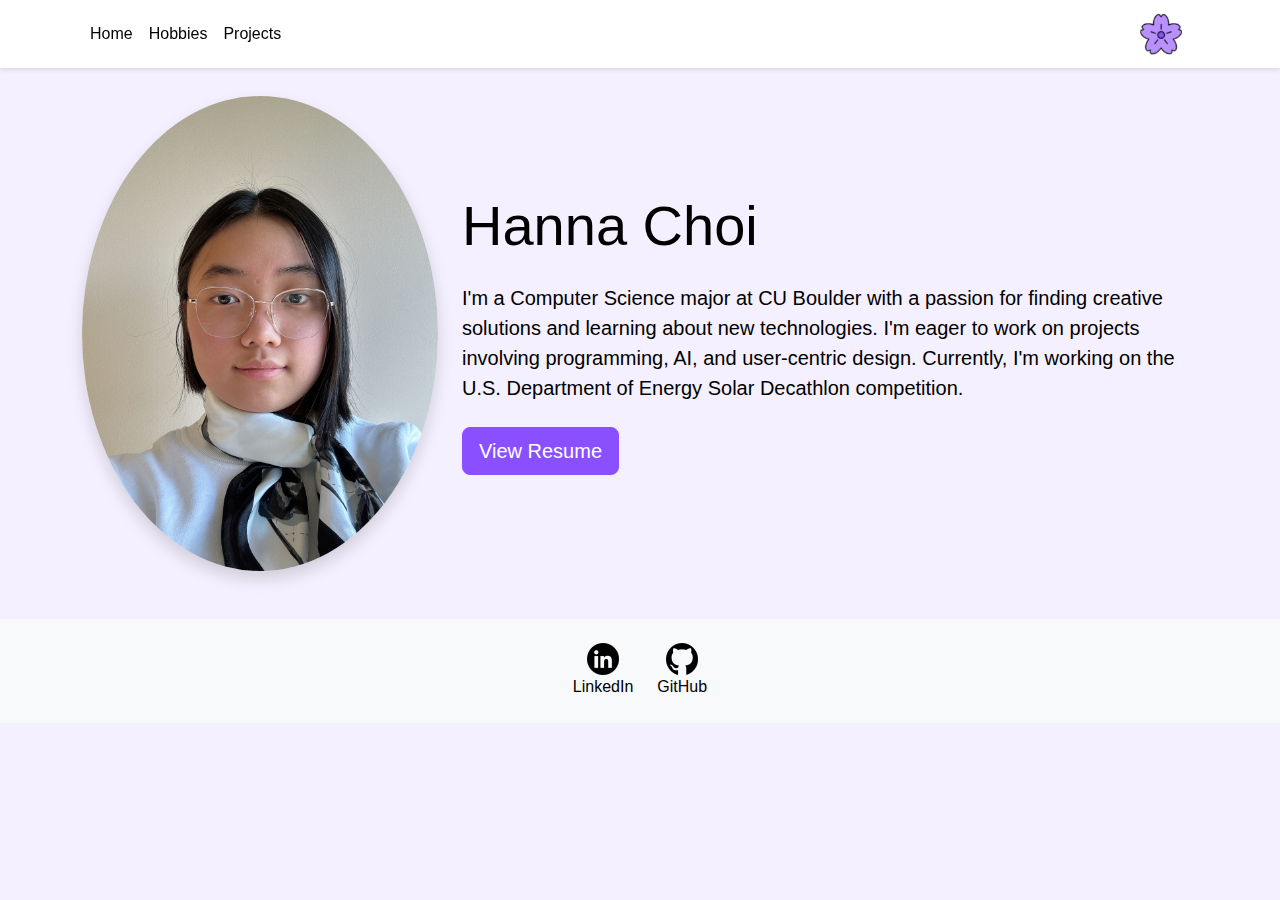
<file: index.html>
<!DOCTYPE html>
<html lang="en">
<head>
    <meta charset="UTF-8">
    <meta name="viewport" content="width=device-width, initial-scale=1.0">
    <title>My Portfolio</title>
    <link href="https://cdn.jsdelivr.net/npm/bootstrap@5.3.3/dist/css/bootstrap.min.css" rel="stylesheet">
    <style>
        :root {
            --primary-color: #8A4FFF;
            --secondary-color: #B991FF;
            --background-color: #F5F0FF;
            --text-color: #000000;
            --text-muted: #333;
            --card-bg: #FFFFFF;
        }

        /* I added some smooth scrolling behavior for the aesthetic */
        html {
            scroll-behavior: smooth;
        }

        body {
            font-family: 'Inter', -apple-system, BlinkMacSystemFont, 'Segoe UI', Roboto, Oxygen, Ubuntu, Cantarell, 'Open Sans', 'Helvetica Neue', sans-serif;
            background-color: var(--background-color);
            color: var(--text-color);
            transition: background-color 0.3s, color 0.3s;
        }

        /* navbar Styling */
        .navbar {
            background-color: rgba(255,255,255,1) !important;
            box-shadow: 0 2px 4px rgba(0,0,0,0.1);
            transition: all 0.3s ease;
        }

        .navbar-brand {
            color: var(--primary-color) !important;
            font-weight: 700;
        }

        .nav-link {
            color: var(--text-color) !important;
            position: relative;
            transition: color 0.3s ease;
        }

        .nav-link::after {
            content: '';
            position: absolute;
            width: 0;
            height: 2px;
            bottom: -5px;
            left: 0;
            background-color: var(--primary-color);
            transition: width 0.3s;
        }

        .nav-link:hover::after {
            width: 100%;
        }

        /* social links */
        .social-links {
            display: flex;
            justify-content: center;
            gap: 2rem;
        }

        .social-links a {
            color: var(--text-color);
            transition: all 0.3s ease;
        }

        .social-links a:hover {
            color: var(--primary-color);
            transform: translateY(-5px);
        }

        /* button styling */
        .btn-primary {
            background-color: var(--primary-color);
            border-color: var(--primary-color);
            transition: all 0.3s ease;
        }

        .btn-primary:hover {
            background-color: var(--secondary-color);
            border-color: var(--secondary-color);
            transform: translateY(-3px);
        }

        /* Profile Image */
        .profile-image {
            border-radius: 50%;
            border: 4px solid var(--primary-color);
            transition: transform 0.3s ease;
        }

        .profile-image:hover {
            transform: scale(1.05);
        }

        /* Card Styling */
        .card {
            background-color: white;
            border: none;
            box-shadow: 0 4px 6px rgba(138, 80, 255, 0.1);
            transition: transform 0.3s ease;
        }

        .card:hover {
            transform: translateY(-10px);
            box-shadow: 0 6px 12px rgba(138, 80, 255, 0.2);
        }

        /* for motion sensitivity, accessibility feature */
        @media (prefers-reduced-motion: reduce) {
            * {
                transition: none !important;
                scroll-behavior: auto !important;
            }
        }
    </style>
</head>
<body>
    <!-- navigation bar -->
    <nav class="navbar navbar-expand-lg navbar-light bg-light fixed-top">
        <div class="container">
            <!--<a class="navbar-brand" href="#">Portfolio</a>-->
            <button class="navbar-toggler" type="button" data-bs-toggle="collapse" data-bs-target="#navbarNav">
                <span class="navbar-toggler-icon"></span>
            </button>
            <div class="collapse navbar-collapse" id="navbarNav">
                <ul class="navbar-nav me-auto">
                    <li class="nav-item">
                        <a class="nav-link active" href="index.html">Home</a>
                    </li>
                    <li class="nav-item">
                        <a class="nav-link" href="hobbies.html">Hobbies</a>
                    </li>
                    <li class="nav-item">
                        <a class="nav-link" href="projects.html">Projects</a>
                    </li>
                </ul>
            </div>
            <!-- icon on the right -->
            <a class="navbar-brand" href="index.html">
                <img src="img/flower_icon.png" alt="icon" width="42" height="42">
            </a>
        </div>
    </nav>
    

    <!-- page content -->
    <main class="container mt-5 pt-5">
        <div class="row align-items-center">
            <div class="col-md-4">
                <img src="img/profilePhoto.JPG" alt="Profile Picture" class="img-fluid rounded-circle shadow">
            </div>
            <div class="col-md-8">
                <h1 class="display-4 mb-4">Hanna Choi</h1>
                <p class="lead mb-4">I'm a Computer Science major at CU Boulder with a passion for finding creative solutions and learning about new technologies. I'm eager to work on projects involving programming, AI, and user-centric design. Currently, I'm working on the U.S. Department of Energy Solar Decathlon competition.</p>
                <a href="resume.html" class="btn btn-primary btn-lg">View Resume</a>
            </div>
        </div>
    </main>

    <!-- footer -->
    <footer class="bg-light py-4 mt-5">
        <div class="container text-center">
            <div class="social-links d-flex justify-content-center gap-4">
                <a href="https://www.linkedin.com/in/choihanna" class="text-decoration-none d-flex flex-column align-items-center">
                    <img src="img/linkedin_logo.png" alt="LinkedIn Logo" width="32" height="32">
                    <span>LinkedIn</span>
                </a>
                <a href="https://github.com/choihann" class="text-decoration-none d-flex flex-column align-items-center">
                    <img src="img/github_logo.png" alt="GitHub Logo" width="32" height="32">
                    <span>GitHub</span>
                </a>
            </div>
        </div>
    </footer>

    <script src="https://cdn.jsdelivr.net/npm/bootstrap@5.3.3/dist/js/bootstrap.bundle.min.js"></script>
</body>
</html>
</file>
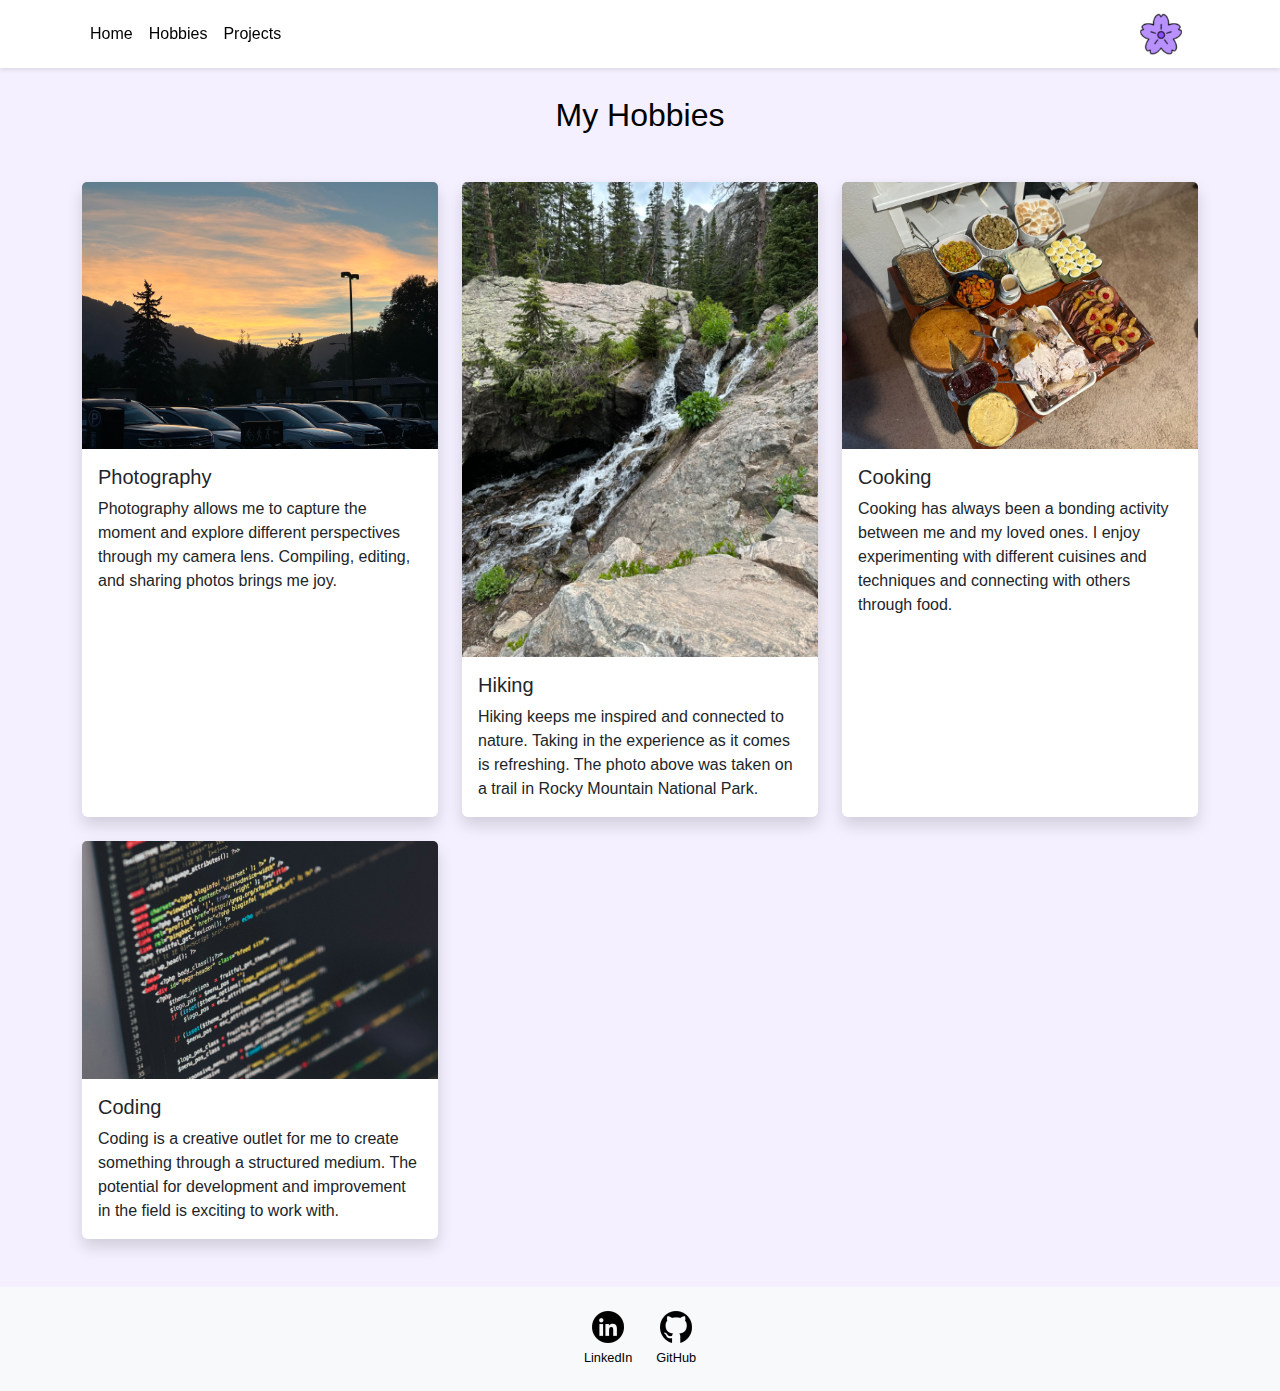
<file: hobbies.html>
<!DOCTYPE html>
<html lang="en">
<head>
    <meta charset="UTF-8">
    <meta name="viewport" content="width=device-width, initial-scale=1.0">
    <title>My Hobbies</title>
    <link href="https://cdn.jsdelivr.net/npm/bootstrap@5.3.3/dist/css/bootstrap.min.css" rel="stylesheet">
    <style>
        :root {
            --primary-color: #8A4FFF;
            --secondary-color: #B991FF;
            --background-color: #F5F0FF;
            --text-color: #000000;
            --text-muted: #333;
            --card-bg: #FFFFFF;
        }


        /* I added some smooth scrolling behavior for the aesthetic */
        html {
            scroll-behavior: smooth;
        }

        body {
            font-family: 'Inter', -apple-system, BlinkMacSystemFont, 'Segoe UI', Roboto, Oxygen, Ubuntu, Cantarell, 'Open Sans', 'Helvetica Neue', sans-serif;
            background-color: var(--background-color);
            color: var(--text-color);
            transition: background-color 0.3s, color 0.3s;
        }

        /* navbar */
        .navbar {
            background-color: rgba(255,255,255,1) !important;
            box-shadow: 0 2px 4px rgba(0,0,0,0.1);
            transition: all 0.3s ease;
        }

        .navbar-brand {
            color: var(--primary-color) !important;
            font-weight: 700;
        }

        .nav-link {
            color: var(--text-color) !important;
            position: relative;
            transition: color 0.3s ease;
        }

        .nav-link::after {
            content: '';
            position: absolute;
            width: 0;
            height: 2px;
            bottom: -5px;
            left: 0;
            background-color: var(--primary-color);
            transition: width 0.3s;
        }

        .nav-link:hover::after {
            width: 100%;
        }

        /* socials */
        .social-links {
            display: flex;
            justify-content: center;
            gap: 2rem;
        }

        .social-links a {
            color: var(--text-color);
            transition: all 0.3s ease;
        }

        .social-links a:hover {
            color: var(--primary-color);
            transform: translateY(-5px);
        }

        .social-links i {
            font-size: 1.5rem;
        }

        .social-links span {
            display: block;
            font-size: 0.8rem;
            margin-top: 5px;
        }

        /* cards/grid */
        .hobby-card {
            background-color: white;
            border: none;
            box-shadow: 0 4px 6px rgba(138, 80, 255, 0.1);
            transition: all 0.3s ease;
        }

        .hobby-card:hover {
            transform: translateY(-10px);
            box-shadow: 0 6px 12px rgba(138, 80, 255, 0.2);
        }

        /* for motion sensitivity, accessibility feature */
        @media (prefers-reduced-motion: reduce) {
            * {
                transition: none !important;
                scroll-behavior: auto !important;
            }
        }
    </style>
</head>
<body>
    <!-- navigation bar -->
    <nav class="navbar navbar-expand-lg navbar-light bg-light fixed-top">
        <div class="container"> 
            <!--<a class="navbar-brand" href="#">Portfolio</a>-->
            <button class="navbar-toggler" type="button" data-bs-toggle="collapse" data-bs-target="#navbarNav">
                <span class="navbar-toggler-icon"></span>
            </button>
            <div class="collapse navbar-collapse" id="navbarNav">
                <ul class="navbar-nav me-auto">
                    <li class="nav-item">
                        <a class="nav-link active" href="index.html">Home</a>
                    </li>
                    <li class="nav-item">
                        <a class="nav-link" href="hobbies.html">Hobbies</a>
                    </li>
                    <li class="nav-item">
                        <a class="nav-link" href="projects.html">Projects</a>
                    </li>
                </ul>
            </div>
            <!-- icon on the right -->
            <a class="navbar-brand" href="index.html">
                <img src="img/flower_icon.png" alt="icon" width="42" height="42">
            </a>
        </div>
    </nav>

    <!-- page content -->
    <main class="container mt-5 pt-5">
        <h2 class="text-center mb-5">My Hobbies</h2>
        <div class="row g-4">
            <div class="col-md-4">
                <div class="card hobby-card h-100 shadow">
                    <img src="img/photography_picture.jpg" class="card-img-top" alt="Photography">
                    <div class="card-body">
                        <h5 class="card-title">Photography</h5>
                        <p class="card-text">Photography allows me to capture the moment and explore different perspectives through my camera lens. Compiling, editing, and sharing photos brings me joy.</p>
                    </div>
                </div>
            </div>
            <div class="col-md-4">
                <div class="card hobby-card h-100 shadow">
                    <img src="img/hiking_picture.jpeg" class="card-img-top" alt="Hiking">
                    <div class="card-body">
                        <h5 class="card-title">Hiking</h5>
                        <p class="card-text">Hiking keeps me inspired and connected to nature. Taking in the experience as it comes is refreshing. The photo above was taken on a trail in Rocky Mountain National Park.</p>
                    </div>
                </div>
            </div>
            <div class="col-md-4">
                <div class="card hobby-card h-100 shadow">
                    <img src="img/cooking_picture.jpg" class="card-img-top" alt="Cooking">
                    <div class="card-body">
                        <h5 class="card-title">Cooking</h5>
                        <p class="card-text">Cooking has always been a bonding activity between me and my loved ones. I enjoy experimenting with different cuisines and techniques and connecting with others through food.</p>
                    </div>
                </div>
            </div>
            <div class="col-md-4">
                <div class="card hobby-card h-100 shadow">
                    <img src="img/coding_picture.jpg" class="card-img-top" alt="Cooking">
                    <div class="card-body">
                        <h5 class="card-title">Coding</h5>
                        <p class="card-text">Coding is a creative outlet for me to create something through a structured medium. The potential for development and improvement in the field is exciting to work with.</p>
                    </div>
                </div>
            </div>
        </div>
    </main>

    <!-- footer -->
    <footer class="bg-light py-4 mt-5">
        <div class="container text-center">
            <div class="social-links d-flex justify-content-center gap-4">
                <a href="https://www.linkedin.com/in/choihanna" class="text-decoration-none d-flex flex-column align-items-center">
                    <img src="img/linkedin_logo.png" alt="LinkedIn Logo" width="32" height="32">
                    <span>LinkedIn</span>
                </a>
                <a href="https://github.com/choihann" class="text-decoration-none d-flex flex-column align-items-center">
                    <img src="img/github_logo.png" alt="GitHub Logo" width="32" height="32">
                    <span>GitHub</span>
                </a>
            </div>
        </div>
    </footer>

    <script src="https://cdn.jsdelivr.net/npm/bootstrap@5.3.3/dist/js/bootstrap.bundle.min.js"></script>
</body>
</html>
</file>
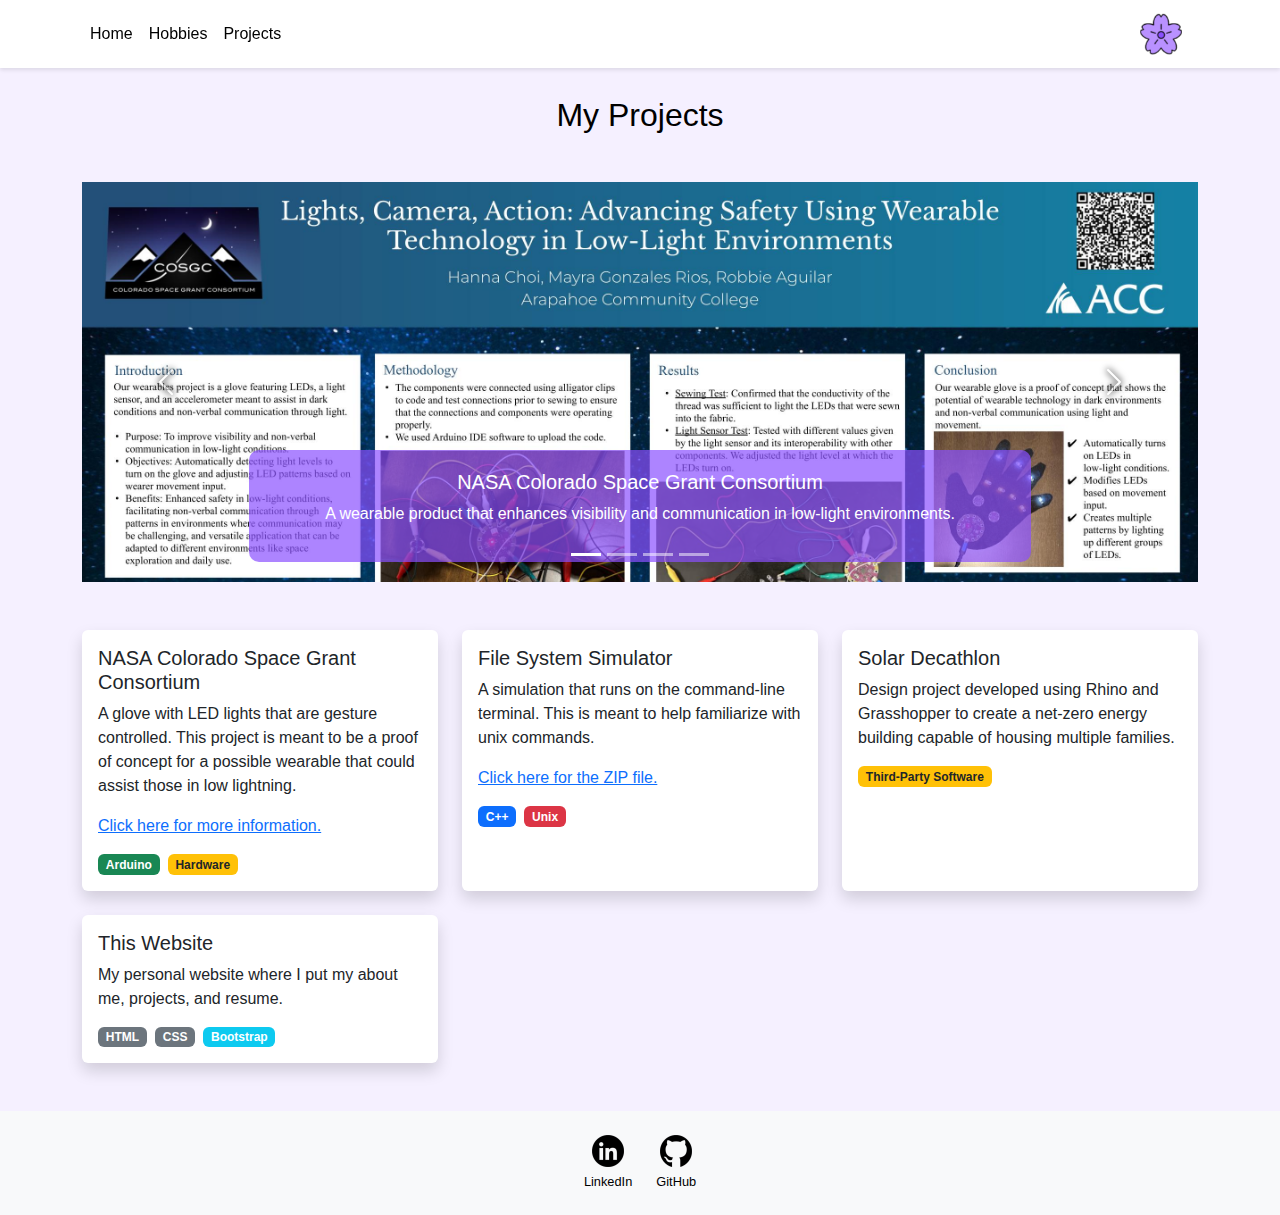
<file: projects.html>
<!DOCTYPE html>
<html lang="en">
<head>
    <meta charset="UTF-8">
    <meta name="viewport" content="width=device-width, initial-scale=1.0">
    <title>My Projects</title>
    <link href="https://cdn.jsdelivr.net/npm/bootstrap@5.3.3/dist/css/bootstrap.min.css" rel="stylesheet">
    <style>
        :root {
            --primary-color: #8A4FFF;
            --secondary-color: #B991FF;
            --background-color: #F5F0FF;
            --text-color: #000000;
            --text-muted: #333;
            --card-bg: #FFFFFF;
        }

        /* I added some smooth scrolling behavior for the aesthetic */
        html {
            scroll-behavior: smooth;
        }

        body {
            font-family: 'Inter', -apple-system, BlinkMacSystemFont, 'Segoe UI', Roboto, Oxygen, Ubuntu, Cantarell, 'Open Sans', 'Helvetica Neue', sans-serif;
            background-color: var(--background-color);
            color: var(--text-color);
            transition: background-color 0.3s, color 0.3s;
        }

        /* navbar */
        .navbar {
            background-color: rgba(255,255,255,1) !important;
            box-shadow: 0 2px 4px rgba(0,0,0,0.1);
            transition: all 0.3s ease;
        }

        .navbar-brand {
            color: var(--primary-color) !important;
            font-weight: 700;
        }

        .nav-link {
            color: var(--text-color) !important;
            position: relative;
            transition: color 0.3s ease;
        }

        .nav-link::after {
            content: '';
            position: absolute;
            width: 0;
            height: 2px;
            bottom: -5px;
            left: 0;
            background-color: var(--primary-color);
            transition: width 0.3s;
        }

        .nav-link:hover::after {
            width: 100%;
        }

        /* socials */
        .social-links {
            display: flex;
            justify-content: center;
            gap: 2rem;
        }

        .social-links a {
            color: var(--text-color);
            transition: all 0.3s ease;
        }

        .social-links a:hover {
            color: var(--primary-color);
            transform: translateY(-5px);
        }

        .social-links i {
            font-size: 1.5rem;
        }

        .social-links span {
            display: block;
            font-size: 0.8rem;
            margin-top: 5px;
        }

        /* project styling*/
        .project-card {
            background-color: white;
            border: none;
            box-shadow: 0 4px 6px rgba(138, 80, 255, 0.1);
            transition: all 0.3s ease;
        }

        .project-card:hover {
            transform: translateY(-10px);
            box-shadow: 0 6px 12px rgba(138, 80, 255, 0.2);
        }

        /* carousel */
        .carousel-item {
            height: 400px;
            background-color: var(--background-color);
        }

        .carousel-caption {
            background: rgba(138, 80, 255, 0.7);
            border-radius: 10px;
            padding: 20px;
        }

    .carousel-control-prev-icon,
    .carousel-control-next-icon {
        filter: drop-shadow(0 0 3px rgb(0, 0, 0)) drop-shadow(0 0 3px rgb(0, 0, 0));
    }
        /* for motion sensitivity, accessibility feature */
        @media (prefers-reduced-motion: reduce) {
            * {
                transition: none !important;
                scroll-behavior: auto !important;
            }
        }
    </style>
</head>
<body>
    <!-- navigation bar -->
    <nav class="navbar navbar-expand-lg navbar-light bg-light fixed-top">
        <div class="container">
            <!--<a class="navbar-brand" href="#">Portfolio</a>-->
            <button class="navbar-toggler" type="button" data-bs-toggle="collapse" data-bs-target="#navbarNav">
                <span class="navbar-toggler-icon"></span>
            </button>
            <div class="collapse navbar-collapse" id="navbarNav">
                <ul class="navbar-nav me-auto">
                    <li class="nav-item">
                        <a class="nav-link active" href="index.html">Home</a>
                    </li>
                    <li class="nav-item">
                        <a class="nav-link" href="hobbies.html">Hobbies</a>
                    </li>
                    <li class="nav-item">
                        <a class="nav-link" href="projects.html">Projects</a>
                    </li>
                </ul>
            </div>
            <!-- icon on the right -->
            <a class="navbar-brand" href="index.html">
                <img src="img/flower_icon.png" alt="icon" width="42" height="42">
            </a>
        </div>
    </nav>

    <!-- page content -->
    <main class="container mt-5 pt-5">
        <h2 class="text-center mb-5">My Projects</h2>
        
        <div id="projectCarousel" class="carousel slide mb-5" data-bs-ride="carousel">
            <div class="carousel-indicators">
                <button type="button" data-bs-target="#projectCarousel" data-bs-slide-to="0" class="active"></button>
                <button type="button" data-bs-target="#projectCarousel" data-bs-slide-to="1"></button>
                <button type="button" data-bs-target="#projectCarousel" data-bs-slide-to="2"></button>
                <button type="button" data-bs-target="#projectCarousel" data-bs-slide-to="3"></button>
            </div>
            <div class="carousel-inner">
                <div class="carousel-item active">
                    <a href="img/wearables_poster.jpg">
                        <img src="img/wearables_poster.jpg" class="d-block w-100" alt="Project 1">
                    </a>
                    <div class="carousel-caption d-none d-md-block">
                        <h5>NASA Colorado Space Grant Consortium</h5>
                        <p>A wearable product that enhances visibility and communication in low-light environments.</p>
                    </div>
                </div>
                <div class="carousel-item">
                    <img src="img/filesim_photo.png" class="d-block w-100" alt="Project 2">
                    <div class="carousel-caption d-none d-md-block">
                        <h5>File System Simulator</h5>
                        <p>A command-line interface application that mimics the functionality of a file system in unix.</p>
                    </div>
                </div>
                <div class="carousel-item">
                    <img src="img/solar_decathlon_photo.png" class="d-block w-100" alt="Project 3">
                    <div class="carousel-caption d-none d-md-block">
                        <h5>Solar Decathlon Project</h5>
                        <p>A design project involving creating a multi-family housing building to ensure sustainable and affordable living solutions.</p>
                    </div>
                </div>
                <div class="carousel-item">
                    <img src="img/website_creation_photo.jpg" class="d-block w-100" alt="Project 4">
                    <div class="carousel-caption d-none d-md-block">
                        <h5>This Website</h5>
                        <p>My personal website where I showcase my projects and resume.</p>
                    </div>
                </div>
            </div>
            <button class="carousel-control-prev" type="button" data-bs-target="#projectCarousel" data-bs-slide="prev">
                <span class="carousel-control-prev-icon"></span>
                <span class="visually-hidden">Previous</span>
            </button>
            <button class="carousel-control-next" type="button" data-bs-target="#projectCarousel" data-bs-slide="next">
                <span class="carousel-control-next-icon"></span>
                <span class="visually-hidden">Next</span>
            </button>
        </div>

        <div class="row g-4">
            <div class="col-md-4">
                <div class="card project-card h-100 shadow">
                    <div class="card-body">
                        <h5 class="card-title">NASA Colorado Space Grant Consortium</h5>
                        <p class="card-text">
                            A glove with LED lights that are gesture controlled. This project is meant to be a proof of concept for a possible wearable that could assist those in low lightning.
                            <a href="https://drive.google.com/drive/folders/10Wci6HjUsv_im9m0DION6SgwWzEsmfO0?usp=sharing">
                                <p>Click here for more information.</p>
                            </a>
                        </p>
                        <div class="d-flex gap-2">
                            <span class="badge bg-success">Arduino</span>
                            <span class="badge bg-warning text-dark">Hardware</span>
                        </div>
                    </div>
                </div>
            </div>
            <div class="col-md-4">
                <div class="card project-card h-100 shadow">
                    <div class="card-body">
                        <h5 class="card-title">File System Simulator</h5>
                        <p class="card-text">A simulation that runs on the command-line terminal. This is meant to help familiarize with unix commands.
                            <a href="https://drive.google.com/file/d/1j3RbIWIAtLVRwvLHpUHOxVHk7XblCtHG/view?usp=sharing">
                                <p>Click here for the ZIP file.</p>
                            </a>
                        </p>
                        <div class="d-flex gap-2">
                            <span class="badge bg-primary">C++</span>
                            <span class="badge bg-danger">Unix</span>
                        </div>
                    </div>
                </div>
            </div>
            <div class="col-md-4">
                <div class="card project-card h-100 shadow">
                    <div class="card-body">
                        <h5 class="card-title">Solar Decathlon</h5>
                        <p class="card-text">Design project developed using Rhino and Grasshopper to create a net-zero energy building capable of housing multiple families.</p>
                        <div class="d-flex gap-2">
                            <span class="badge bg-warning text-dark">Third-Party Software</span>
                        </div>
                    </div>
                </div>
            </div>
            <div class="col-md-4">
                <div class="card project-card h-100 shadow">
                    <div class="card-body">
                        <h5 class="card-title">This Website</h5>
                        <p class="card-text">My personal website where I put my about me, projects, and resume.</p>
                        <div class="d-flex gap-2">
                            <span class="badge bg-secondary">HTML</span>
                            <span class="badge bg-secondary">CSS</span>
                            <span class="badge bg-info">Bootstrap</span>
                        </div>
                    </div>
                </div>
            </div>
        </div>
    </main>

    <!-- footer -->
    <footer class="bg-light py-4 mt-5">
        <div class="container text-center">
            <div class="social-links d-flex justify-content-center gap-4">
                <a href="https://www.linkedin.com/in/choihanna" class="text-decoration-none d-flex flex-column align-items-center">
                    <img src="img/linkedin_logo.png" alt="LinkedIn Logo" width="32" height="32">
                    <span>LinkedIn</span>
                </a>
                <a href="https://github.com/choihann" class="text-decoration-none d-flex flex-column align-items-center">
                    <img src="img/github_logo.png" alt="GitHub Logo" width="32" height="32">
                    <span>GitHub</span>
                </a>
            </div>
        </div>
    </footer>

    <script src="https://cdn.jsdelivr.net/npm/bootstrap@5.3.3/dist/js/bootstrap.bundle.min.js"></script>
</body>
</html>
</file>
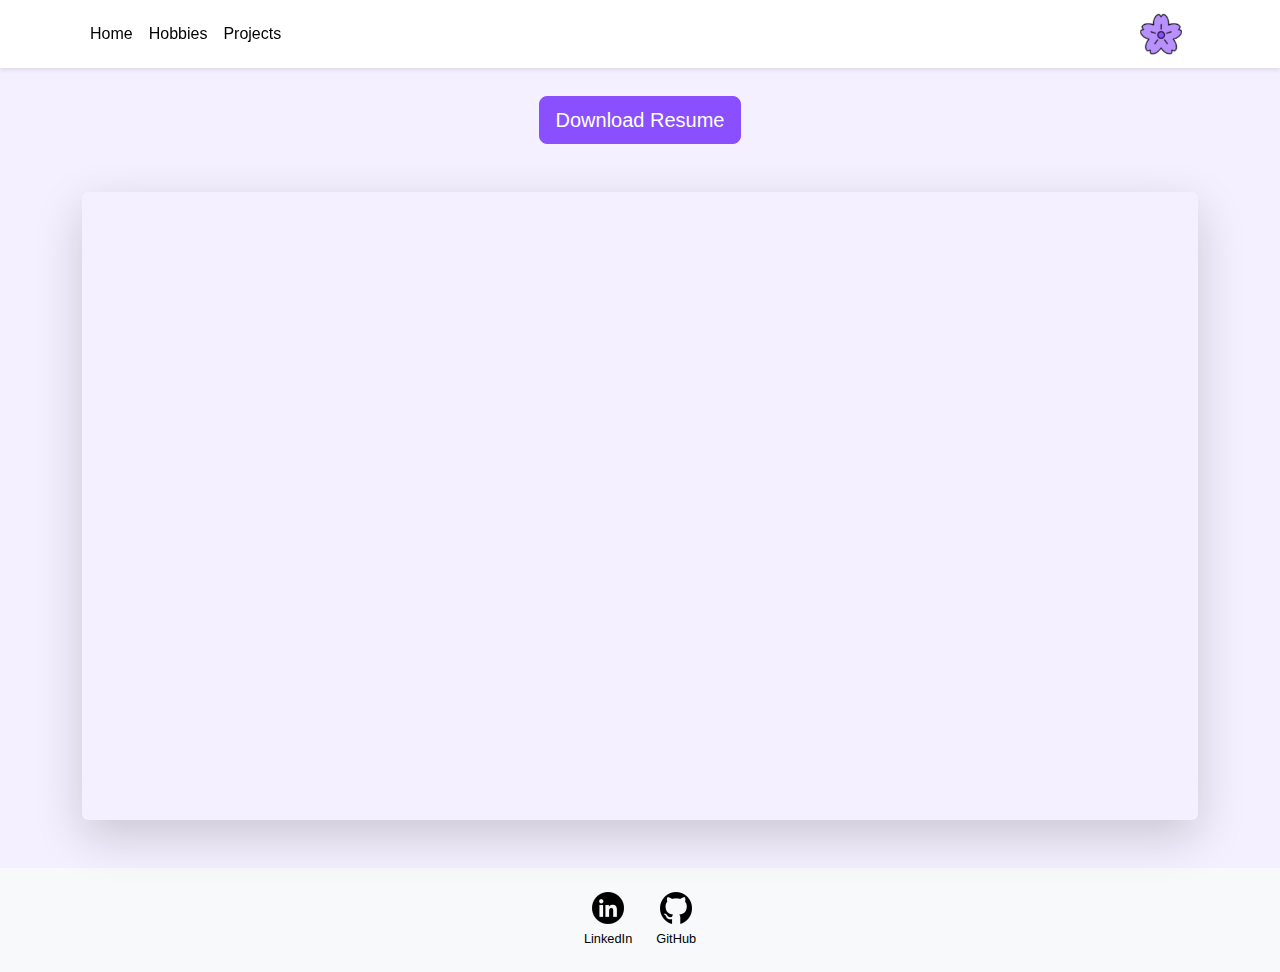
<file: resume.html>
<!DOCTYPE html>
<html lang="en">
<head>
    <meta charset="UTF-8">
    <meta name="viewport" content="width=device-width, initial-scale=1.0">
    <title>My Portfolio</title>
    <link href="https://cdn.jsdelivr.net/npm/bootstrap@5.3.3/dist/css/bootstrap.min.css" rel="stylesheet">
    <style>
        :root {
            --primary-color: #8A4FFF;
            --secondary-color: #B991FF;
            --background-color: #F5F0FF;
            --text-color: #000000;
            --text-muted: #333;
            --card-bg: #FFFFFF;
        }

        /* I added some smooth scrolling behavior for the aesthetic */
        html {
            scroll-behavior: smooth;
        }

        body {
            font-family: 'Inter', -apple-system, BlinkMacSystemFont, 'Segoe UI', Roboto, Oxygen, Ubuntu, Cantarell, 'Open Sans', 'Helvetica Neue', sans-serif;
            background-color: var(--background-color);
            color: var(--text-color);
            transition: background-color 0.3s, color 0.3s;
        }

        /* navbar styling */
        .navbar {
            background-color: rgba(255,255,255,1) !important;
            box-shadow: 0 2px 4px rgba(0,0,0,0.1);
            transition: all 0.3s ease;
        }

        .navbar-brand {
            color: var(--primary-color) !important;
            font-weight: 700;
        }

        .nav-link {
            color: var(--text-color) !important;
            position: relative;
            transition: color 0.3s ease;
        }

        .nav-link::after {
            content: '';
            position: absolute;
            width: 0;
            height: 2px;
            bottom: -5px;
            left: 0;
            background-color: var(--primary-color);
            transition: width 0.3s;
        }

        .nav-link:hover::after {
            width: 100%;
        }

        /* socials */
        .social-links {
            display: flex;
            justify-content: center;
            gap: 2rem;
        }

        .social-links a {
            color: var(--text-color);
            transition: all 0.3s ease;
        }

        .social-links a:hover {
            color: var(--primary-color);
            transform: translateY(-5px);
        }

        .social-links i {
            font-size: 1.5rem;
        }

        .social-links span {
            display: block;
            font-size: 0.8rem;
            margin-top: 5px;
        }

        /* resume preview */
        .resume-preview {
            max-width: 800px;
            margin: 0 auto;
            box-shadow: 0 4px 6px rgba(138, 80, 255, 0.1);
            transition: box-shadow 0.3s ease;
        }

        .resume-preview:hover {
            box-shadow: 0 6px 12px rgba(138, 80, 255, 0.2);
        }

        /* download button */
        .btn-primary {
            background-color: var(--primary-color);
            border-color: var(--primary-color);
            transition: all 0.3s ease;
        }

        .btn-primary:hover {
            background-color: var(--secondary-color);
            border-color: var(--secondary-color);
            transform: translateY(-3px);
        }

        /* for motion sensitivity, accessibility feature */
        @media (prefers-reduced-motion: reduce) {
            * {
                transition: none !important;
                scroll-behavior: auto !important;
            }
        }
    </style>
</head>
<body>
    <!-- navigation bar -->
    <nav class="navbar navbar-expand-lg navbar-light bg-light fixed-top">
        <div class="container">
            <!--<a class="navbar-brand" href="#">Portfolio</a>-->
            <button class="navbar-toggler" type="button" data-bs-toggle="collapse" data-bs-target="#navbarNav">
                <span class="navbar-toggler-icon"></span>
            </button>
            <div class="collapse navbar-collapse" id="navbarNav">
                <ul class="navbar-nav me-auto">
                    <li class="nav-item">
                        <a class="nav-link active" href="index.html">Home</a>
                    </li>
                    <li class="nav-item">
                        <a class="nav-link" href="hobbies.html">Hobbies</a>
                    </li>
                    <li class="nav-item">
                        <a class="nav-link" href="projects.html">Projects</a>
                    </li>
                </ul>
            </div>
            <!-- icon on the right -->
            <a class="navbar-brand" href="index.html">
                <img src="img/flower_icon.png" alt="icon" width="42" height="42">
            </a>
        </div>
    </nav>

    <!-- page content -->
    <main class="container mt-5 pt-5">
        <div class="text-center mb-4">
            <a href="img/resume_HannaChoi.pdf" target="_blank" download="Hanna Choi Resume" class="btn btn-primary btn-lg mb-4">
                Download Resume
            </a>
        </div>

        <div class="ratio ratio-16x9">
            <!-- I'm using iframe to embed another HTML doc, my resume, into the web page to allow a preview to be displayed on a page
             I also added a fallback if for some reason, the browser can't display the PDF -->
            <iframe 
                src="img/resume_HannaChoi.pdf" 
                class="shadow-lg rounded"
                type="application/pdf"
                width="100%"
                height="600px">
                <p>Your browser doesn't support PDF preview. 
                    <a href="img/resume_HannaChoi.pdf">Download the PDF</a> instead.
                </p>
            </iframe>
        </div>

    </main>

    <!-- footer -->
    <footer class="bg-light py-4 mt-5">
        <div class="container text-center">
            <div class="social-links d-flex justify-content-center gap-4">
                <a href="https://www.linkedin.com/in/choihanna" class="text-decoration-none d-flex flex-column align-items-center">
                    <img src="img/linkedin_logo.png" alt="LinkedIn Logo" width="32" height="32">
                    <span>LinkedIn</span>
                </a>
                <a href="https://github.com/choihann" class="text-decoration-none d-flex flex-column align-items-center">
                    <img src="img/github_logo.png" alt="GitHub Logo" width="32" height="32">
                    <span>GitHub</span>
                </a>
            </div>
        </div>
    </footer>

    <script src="https://cdn.jsdelivr.net/npm/bootstrap@5.3.3/dist/js/bootstrap.bundle.min.js"></script>
</body>
</html>
</file>
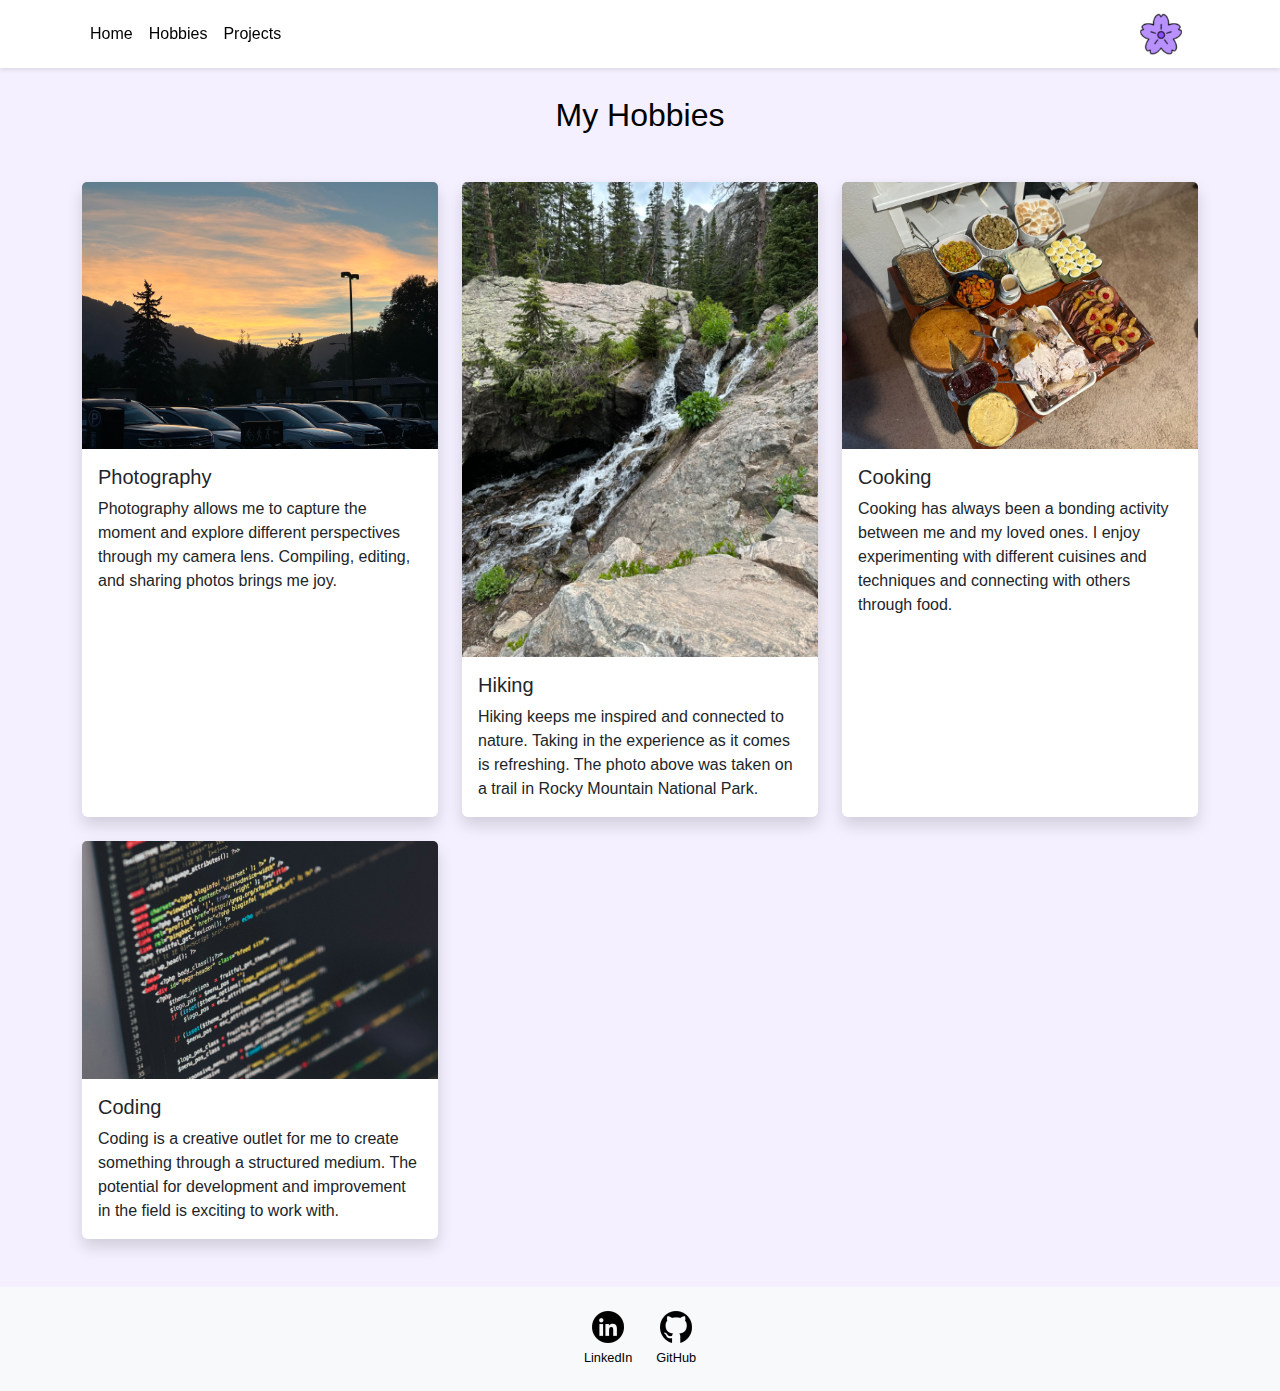
<file: submission/views/hobbies.html>
<!DOCTYPE html>
<html lang="en">
<head>
    <meta charset="UTF-8">
    <meta name="viewport" content="width=device-width, initial-scale=1.0">
    <title>My Hobbies</title>
    <link href="https://cdn.jsdelivr.net/npm/bootstrap@5.3.3/dist/css/bootstrap.min.css" rel="stylesheet">
    <style>
        :root {
            --primary-color: #8A4FFF;
            --secondary-color: #B991FF;
            --background-color: #F5F0FF;
            --text-color: #000000;
            --text-muted: #333;
            --card-bg: #FFFFFF;
        }


        /* I added some smooth scrolling behavior for the aesthetic */
        html {
            scroll-behavior: smooth;
        }

        body {
            font-family: 'Inter', -apple-system, BlinkMacSystemFont, 'Segoe UI', Roboto, Oxygen, Ubuntu, Cantarell, 'Open Sans', 'Helvetica Neue', sans-serif;
            background-color: var(--background-color);
            color: var(--text-color);
            transition: background-color 0.3s, color 0.3s;
        }

        /* navbar */
        .navbar {
            background-color: rgba(255,255,255,1) !important;
            box-shadow: 0 2px 4px rgba(0,0,0,0.1);
            transition: all 0.3s ease;
        }

        .navbar-brand {
            color: var(--primary-color) !important;
            font-weight: 700;
        }

        .nav-link {
            color: var(--text-color) !important;
            position: relative;
            transition: color 0.3s ease;
        }

        .nav-link::after {
            content: '';
            position: absolute;
            width: 0;
            height: 2px;
            bottom: -5px;
            left: 0;
            background-color: var(--primary-color);
            transition: width 0.3s;
        }

        .nav-link:hover::after {
            width: 100%;
        }

        /* socials */
        .social-links {
            display: flex;
            justify-content: center;
            gap: 2rem;
        }

        .social-links a {
            color: var(--text-color);
            transition: all 0.3s ease;
        }

        .social-links a:hover {
            color: var(--primary-color);
            transform: translateY(-5px);
        }

        .social-links i {
            font-size: 1.5rem;
        }

        .social-links span {
            display: block;
            font-size: 0.8rem;
            margin-top: 5px;
        }

        /* cards/grid */
        .hobby-card {
            background-color: white;
            border: none;
            box-shadow: 0 4px 6px rgba(138, 80, 255, 0.1);
            transition: all 0.3s ease;
        }

        .hobby-card:hover {
            transform: translateY(-10px);
            box-shadow: 0 6px 12px rgba(138, 80, 255, 0.2);
        }

        /* for motion sensitivity, accessibility feature */
        @media (prefers-reduced-motion: reduce) {
            * {
                transition: none !important;
                scroll-behavior: auto !important;
            }
        }
    </style>
</head>
<body>
    <!-- navigation bar -->
    <nav class="navbar navbar-expand-lg navbar-light bg-light fixed-top">
        <div class="container"> <!--- This is a portfolio button, if I ever wanted to add a logo, this would be nice to have.
            <a class="navbar-brand" href="#">Portfolio</a>
            <button class="navbar-toggler" type="button" data-bs-toggle="collapse" data-bs-target="#navbarNav">
                <span class="navbar-toggler-icon"></span>
            </button> -->
            <div class="collapse navbar-collapse" id="navbarNav">
                <ul class="navbar-nav me-auto">
                    <li class="nav-item">
                        <a class="nav-link active" href="home.html">Home</a>
                    </li>
                    <li class="nav-item">
                        <a class="nav-link" href="hobbies.html">Hobbies</a>
                    </li>
                    <li class="nav-item">
                        <a class="nav-link" href="projects.html">Projects</a>
                    </li>
                </ul>
            </div>
            <!-- icon on the right -->
            <a class="navbar-brand" href="home.html">
                <img src="/submission/resources/img/flower_icon.png" alt="icon" width="42" height="42">
            </a>
        </div>
    </nav>

    <!-- page content -->
    <main class="container mt-5 pt-5">
        <h2 class="text-center mb-5">My Hobbies</h2>
        <div class="row g-4">
            <div class="col-md-4">
                <div class="card hobby-card h-100 shadow">
                    <img src="/submission/resources/img/photography_picture.jpg" class="card-img-top" alt="Photography">
                    <div class="card-body">
                        <h5 class="card-title">Photography</h5>
                        <p class="card-text">Photography allows me to capture the moment and explore different perspectives through my camera lens. Compiling, editing, and sharing photos brings me joy.</p>
                    </div>
                </div>
            </div>
            <div class="col-md-4">
                <div class="card hobby-card h-100 shadow">
                    <img src="/submission/resources/img/hiking_picture.jpeg" class="card-img-top" alt="Hiking">
                    <div class="card-body">
                        <h5 class="card-title">Hiking</h5>
                        <p class="card-text">Hiking keeps me inspired and connected to nature. Taking in the experience as it comes is refreshing. The photo above was taken on a trail in Rocky Mountain National Park.</p>
                    </div>
                </div>
            </div>
            <div class="col-md-4">
                <div class="card hobby-card h-100 shadow">
                    <img src="/submission/resources/img/cooking_picture.jpg" class="card-img-top" alt="Cooking">
                    <div class="card-body">
                        <h5 class="card-title">Cooking</h5>
                        <p class="card-text">Cooking has always been a bonding activity between me and my loved ones. I enjoy experimenting with different cuisines and techniques and connecting with others through food.</p>
                    </div>
                </div>
            </div>
            <div class="col-md-4">
                <div class="card hobby-card h-100 shadow">
                    <img src="/submission/resources/img/coding_picture.jpg" class="card-img-top" alt="Cooking">
                    <div class="card-body">
                        <h5 class="card-title">Coding</h5>
                        <p class="card-text">Coding is a creative outlet for me to create something through a structured medium. The potential for development and improvement in the field is exciting to work with.</p>
                    </div>
                </div>
            </div>
        </div>
    </main>

    <!-- footer -->
    <footer class="bg-light py-4 mt-5">
        <div class="container text-center">
            <div class="social-links d-flex justify-content-center gap-4">
                <a href="https://www.linkedin.com/in/choihanna" class="text-decoration-none d-flex flex-column align-items-center">
                    <img src="/submission/resources/img/linkedin_logo.png" alt="LinkedIn Logo" width="32" height="32">
                    <span>LinkedIn</span>
                </a>
                <a href="https://github.com/choihann" class="text-decoration-none d-flex flex-column align-items-center">
                    <img src="/submission/resources/img/github_logo.png" alt="GitHub Logo" width="32" height="32">
                    <span>GitHub</span>
                </a>
            </div>
        </div>
    </footer>

    <script src="https://cdn.jsdelivr.net/npm/bootstrap@5.3.3/dist/js/bootstrap.bundle.min.js"></script>
</body>
</html>
</file>
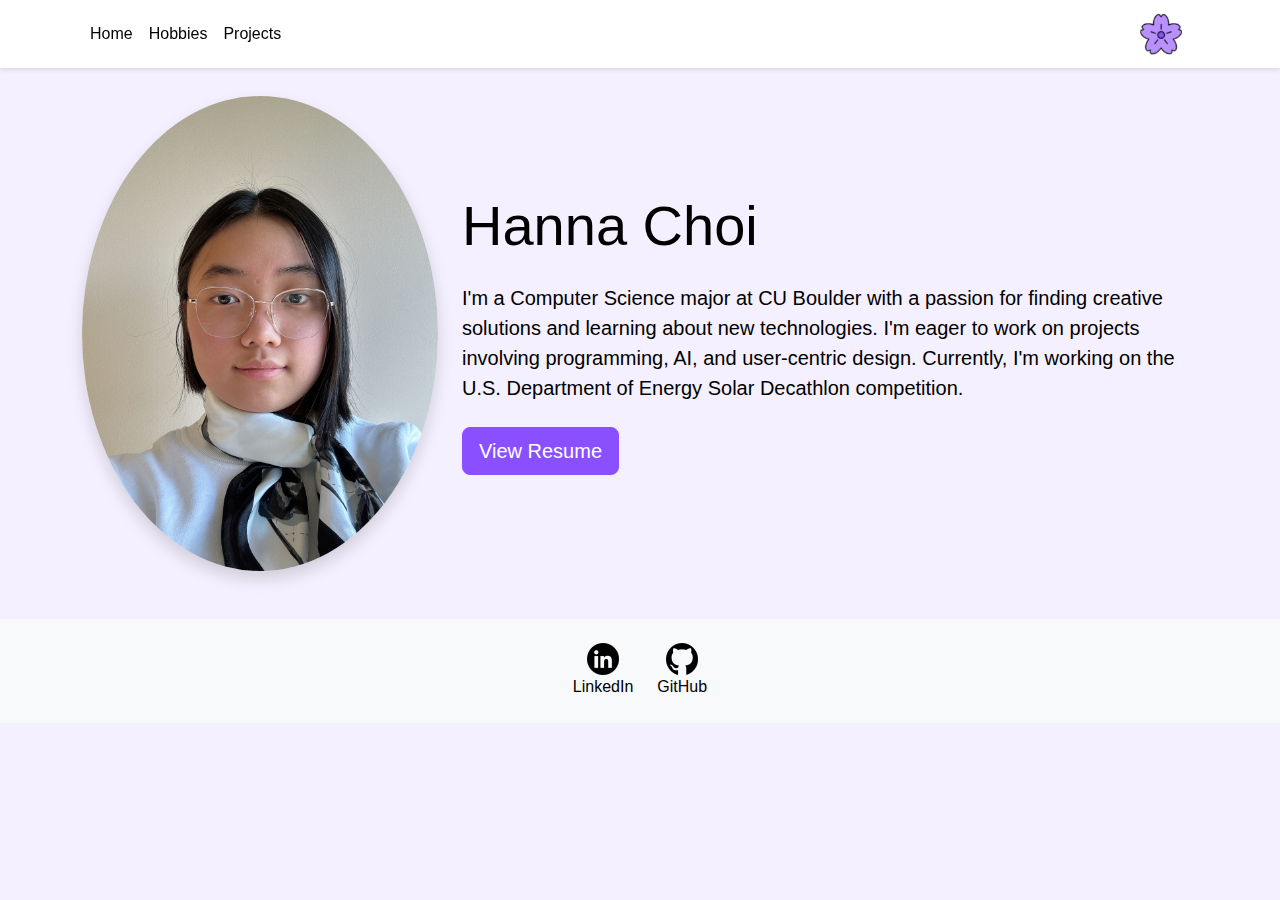
<file: submission/views/home.html>
<!DOCTYPE html>
<html lang="en">
<head>
    <meta charset="UTF-8">
    <meta name="viewport" content="width=device-width, initial-scale=1.0">
    <title>My Portfolio</title>
    <link href="https://cdn.jsdelivr.net/npm/bootstrap@5.3.3/dist/css/bootstrap.min.css" rel="stylesheet">
    <style>
        :root {
            --primary-color: #8A4FFF;
            --secondary-color: #B991FF;
            --background-color: #F5F0FF;
            --text-color: #000000;
            --text-muted: #333;
            --card-bg: #FFFFFF;
        }

        /* I added some smooth scrolling behavior for the aesthetic */
        html {
            scroll-behavior: smooth;
        }

        body {
            font-family: 'Inter', -apple-system, BlinkMacSystemFont, 'Segoe UI', Roboto, Oxygen, Ubuntu, Cantarell, 'Open Sans', 'Helvetica Neue', sans-serif;
            background-color: var(--background-color);
            color: var(--text-color);
            transition: background-color 0.3s, color 0.3s;
        }

        /* navbar Styling */
        .navbar {
            background-color: rgba(255,255,255,1) !important;
            box-shadow: 0 2px 4px rgba(0,0,0,0.1);
            transition: all 0.3s ease;
        }

        .navbar-brand {
            color: var(--primary-color) !important;
            font-weight: 700;
        }

        .nav-link {
            color: var(--text-color) !important;
            position: relative;
            transition: color 0.3s ease;
        }

        .nav-link::after {
            content: '';
            position: absolute;
            width: 0;
            height: 2px;
            bottom: -5px;
            left: 0;
            background-color: var(--primary-color);
            transition: width 0.3s;
        }

        .nav-link:hover::after {
            width: 100%;
        }

        /* social links */
        .social-links {
            display: flex;
            justify-content: center;
            gap: 2rem;
        }

        .social-links a {
            color: var(--text-color);
            transition: all 0.3s ease;
        }

        .social-links a:hover {
            color: var(--primary-color);
            transform: translateY(-5px);
        }

        /* button styling */
        .btn-primary {
            background-color: var(--primary-color);
            border-color: var(--primary-color);
            transition: all 0.3s ease;
        }

        .btn-primary:hover {
            background-color: var(--secondary-color);
            border-color: var(--secondary-color);
            transform: translateY(-3px);
        }

        /* Profile Image */
        .profile-image {
            border-radius: 50%;
            border: 4px solid var(--primary-color);
            transition: transform 0.3s ease;
        }

        .profile-image:hover {
            transform: scale(1.05);
        }

        /* Card Styling */
        .card {
            background-color: white;
            border: none;
            box-shadow: 0 4px 6px rgba(138, 80, 255, 0.1);
            transition: transform 0.3s ease;
        }

        .card:hover {
            transform: translateY(-10px);
            box-shadow: 0 6px 12px rgba(138, 80, 255, 0.2);
        }

        /* for motion sensitivity, accessibility feature */
        @media (prefers-reduced-motion: reduce) {
            * {
                transition: none !important;
                scroll-behavior: auto !important;
            }
        }
    </style>
</head>
<body>
    <!-- navigation bar -->
    <nav class="navbar navbar-expand-lg navbar-light bg-light fixed-top">
        <div class="container"> <!--- This is a portfolio button, if I ever wanted to add a logo, this would be nice to have.
            <a class="navbar-brand" href="#">Portfolio</a>
            <button class="navbar-toggler" type="button" data-bs-toggle="collapse" data-bs-target="#navbarNav">
                <span class="navbar-toggler-icon"></span>
            </button> -->
            <div class="collapse navbar-collapse" id="navbarNav">
                <ul class="navbar-nav me-auto">
                    <li class="nav-item">
                        <a class="nav-link active" href="home.html">Home</a>
                    </li>
                    <li class="nav-item">
                        <a class="nav-link" href="hobbies.html">Hobbies</a>
                    </li>
                    <li class="nav-item">
                        <a class="nav-link" href="projects.html">Projects</a>
                    </li>
                </ul>
            </div>
            <!-- icon on the right -->
            <a class="navbar-brand" href="home.html">
                <img src="/submission/resources/img/flower_icon.png" alt="icon" width="42" height="42">
            </a>
        </div>
    </nav>
    

    <!-- page content -->
    <main class="container mt-5 pt-5">
        <div class="row align-items-center">
            <div class="col-md-4">
                <img src="/submission/resources/img/profilePhoto.JPG" alt="Profile Picture" class="img-fluid rounded-circle shadow">
            </div>
            <div class="col-md-8">
                <h1 class="display-4 mb-4">Hanna Choi</h1>
                <p class="lead mb-4">I'm a Computer Science major at CU Boulder with a passion for finding creative solutions and learning about new technologies. I'm eager to work on projects involving programming, AI, and user-centric design. Currently, I'm working on the U.S. Department of Energy Solar Decathlon competition.</p>
                <a href="resume.html" class="btn btn-primary btn-lg">View Resume</a>
            </div>
        </div>
    </main>

    <!-- footer -->
    <footer class="bg-light py-4 mt-5">
        <div class="container text-center">
            <div class="social-links d-flex justify-content-center gap-4">
                <a href="https://www.linkedin.com/in/choihanna" class="text-decoration-none d-flex flex-column align-items-center">
                    <img src="/submission/resources/img/linkedin_logo.png" alt="LinkedIn Logo" width="32" height="32">
                    <span>LinkedIn</span>
                </a>
                <a href="https://github.com/choihann" class="text-decoration-none d-flex flex-column align-items-center">
                    <img src="/submission/resources/img/github_logo.png" alt="GitHub Logo" width="32" height="32">
                    <span>GitHub</span>
                </a>
            </div>
        </div>
    </footer>

    <script src="https://cdn.jsdelivr.net/npm/bootstrap@5.3.3/dist/js/bootstrap.bundle.min.js"></script>
</body>
</html>
</file>
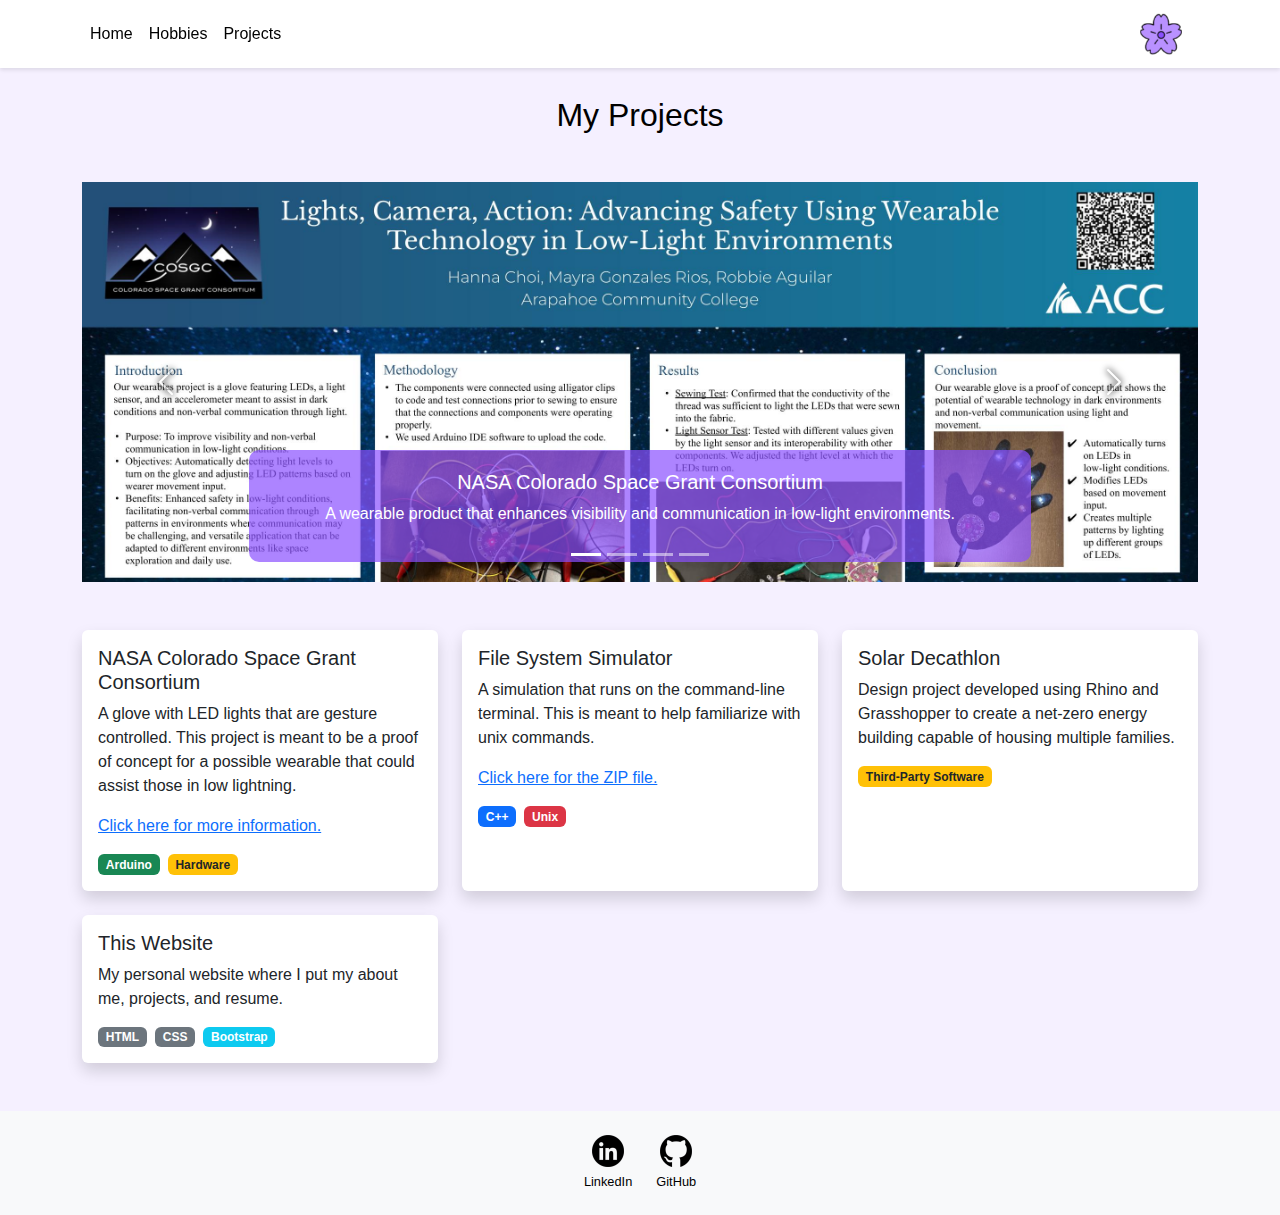
<file: submission/views/projects.html>
<!DOCTYPE html>
<html lang="en">
<head>
    <meta charset="UTF-8">
    <meta name="viewport" content="width=device-width, initial-scale=1.0">
    <title>My Projects</title>
    <link href="https://cdn.jsdelivr.net/npm/bootstrap@5.3.3/dist/css/bootstrap.min.css" rel="stylesheet">
    <style>
        :root {
            --primary-color: #8A4FFF;
            --secondary-color: #B991FF;
            --background-color: #F5F0FF;
            --text-color: #000000;
            --text-muted: #333;
            --card-bg: #FFFFFF;
        }

        /* I added some smooth scrolling behavior for the aesthetic */
        html {
            scroll-behavior: smooth;
        }

        body {
            font-family: 'Inter', -apple-system, BlinkMacSystemFont, 'Segoe UI', Roboto, Oxygen, Ubuntu, Cantarell, 'Open Sans', 'Helvetica Neue', sans-serif;
            background-color: var(--background-color);
            color: var(--text-color);
            transition: background-color 0.3s, color 0.3s;
        }

        /* navbar */
        .navbar {
            background-color: rgba(255,255,255,1) !important;
            box-shadow: 0 2px 4px rgba(0,0,0,0.1);
            transition: all 0.3s ease;
        }

        .navbar-brand {
            color: var(--primary-color) !important;
            font-weight: 700;
        }

        .nav-link {
            color: var(--text-color) !important;
            position: relative;
            transition: color 0.3s ease;
        }

        .nav-link::after {
            content: '';
            position: absolute;
            width: 0;
            height: 2px;
            bottom: -5px;
            left: 0;
            background-color: var(--primary-color);
            transition: width 0.3s;
        }

        .nav-link:hover::after {
            width: 100%;
        }

        /* socials */
        .social-links {
            display: flex;
            justify-content: center;
            gap: 2rem;
        }

        .social-links a {
            color: var(--text-color);
            transition: all 0.3s ease;
        }

        .social-links a:hover {
            color: var(--primary-color);
            transform: translateY(-5px);
        }

        .social-links i {
            font-size: 1.5rem;
        }

        .social-links span {
            display: block;
            font-size: 0.8rem;
            margin-top: 5px;
        }

        /* project styling*/
        .project-card {
            background-color: white;
            border: none;
            box-shadow: 0 4px 6px rgba(138, 80, 255, 0.1);
            transition: all 0.3s ease;
        }

        .project-card:hover {
            transform: translateY(-10px);
            box-shadow: 0 6px 12px rgba(138, 80, 255, 0.2);
        }

        /* carousel */
        .carousel-item {
            height: 400px;
            background-color: var(--background-color);
        }

        .carousel-caption {
            background: rgba(138, 80, 255, 0.7);
            border-radius: 10px;
            padding: 20px;
        }

    .carousel-control-prev-icon,
    .carousel-control-next-icon {
        filter: drop-shadow(0 0 3px rgb(0, 0, 0)) drop-shadow(0 0 3px rgb(0, 0, 0));
    }
        /* for motion sensitivity, accessibility feature */
        @media (prefers-reduced-motion: reduce) {
            * {
                transition: none !important;
                scroll-behavior: auto !important;
            }
        }
    </style>
</head>
<body>
    <!-- navigation bar -->
    <nav class="navbar navbar-expand-lg navbar-light bg-light fixed-top">
        <div class="container"> <!--- This is a portfolio button, if I ever wanted to add a logo, this would be nice to have.
            <a class="navbar-brand" href="#">Portfolio</a>
            <button class="navbar-toggler" type="button" data-bs-toggle="collapse" data-bs-target="#navbarNav">
                <span class="navbar-toggler-icon"></span>
            </button> -->
            <div class="collapse navbar-collapse" id="navbarNav">
                <ul class="navbar-nav me-auto">
                    <li class="nav-item">
                        <a class="nav-link active" href="home.html">Home</a>
                    </li>
                    <li class="nav-item">
                        <a class="nav-link" href="hobbies.html">Hobbies</a>
                    </li>
                    <li class="nav-item">
                        <a class="nav-link" href="projects.html">Projects</a>
                    </li>
                </ul>
            </div>
            <!-- icon on the right -->
            <a class="navbar-brand" href="home.html">
                <img src="/submission/resources/img/flower_icon.png" alt="icon" width="42" height="42">
            </a>
        </div>
    </nav>

    <!-- page content -->
    <main class="container mt-5 pt-5">
        <h2 class="text-center mb-5">My Projects</h2>
        
        <div id="projectCarousel" class="carousel slide mb-5" data-bs-ride="carousel">
            <div class="carousel-indicators">
                <button type="button" data-bs-target="#projectCarousel" data-bs-slide-to="0" class="active"></button>
                <button type="button" data-bs-target="#projectCarousel" data-bs-slide-to="1"></button>
                <button type="button" data-bs-target="#projectCarousel" data-bs-slide-to="2"></button>
                <button type="button" data-bs-target="#projectCarousel" data-bs-slide-to="3"></button>
            </div>
            <div class="carousel-inner">
                <div class="carousel-item active">
                    <a href="/submission/resources/img/wearables_poster.jpg">
                        <img src="/submission/resources/img/wearables_poster.jpg" class="d-block w-100" alt="Project 1">
                    </a>
                    <div class="carousel-caption d-none d-md-block">
                        <h5>NASA Colorado Space Grant Consortium</h5>
                        <p>A wearable product that enhances visibility and communication in low-light environments.</p>
                    </div>
                </div>
                <div class="carousel-item">
                    <img src="/submission/resources/img/filesim_photo.png" class="d-block w-100" alt="Project 2">
                    <div class="carousel-caption d-none d-md-block">
                        <h5>File System Simulator</h5>
                        <p>A command-line interface application that mimics the functionality of a file system in unix.</p>
                    </div>
                </div>
                <div class="carousel-item">
                    <img src="/submission/resources/img/solar_decathlon_photo.png" class="d-block w-100" alt="Project 3">
                    <div class="carousel-caption d-none d-md-block">
                        <h5>Solar Decathlon Project</h5>
                        <p>A design project involving creating a multi-family housing building to ensure sustainable and affordable living solutions.</p>
                    </div>
                </div>
                <div class="carousel-item">
                    <img src="/submission/resources/img/website_creation_photo.jpg" class="d-block w-100" alt="Project 4">
                    <div class="carousel-caption d-none d-md-block">
                        <h5>This Website</h5>
                        <p>My personal website where I showcase my projects and resume.</p>
                    </div>
                </div>
            </div>
            <button class="carousel-control-prev" type="button" data-bs-target="#projectCarousel" data-bs-slide="prev">
                <span class="carousel-control-prev-icon"></span>
                <span class="visually-hidden">Previous</span>
            </button>
            <button class="carousel-control-next" type="button" data-bs-target="#projectCarousel" data-bs-slide="next">
                <span class="carousel-control-next-icon"></span>
                <span class="visually-hidden">Next</span>
            </button>
        </div>

        <div class="row g-4">
            <div class="col-md-4">
                <div class="card project-card h-100 shadow">
                    <div class="card-body">
                        <h5 class="card-title">NASA Colorado Space Grant Consortium</h5>
                        <p class="card-text">
                            A glove with LED lights that are gesture controlled. This project is meant to be a proof of concept for a possible wearable that could assist those in low lightning.
                            <a href="https://drive.google.com/drive/folders/10Wci6HjUsv_im9m0DION6SgwWzEsmfO0?usp=sharing">
                                <p>Click here for more information.</p>
                            </a>
                        </p>
                        <div class="d-flex gap-2">
                            <span class="badge bg-success">Arduino</span>
                            <span class="badge bg-warning text-dark">Hardware</span>
                        </div>
                    </div>
                </div>
            </div>
            <div class="col-md-4">
                <div class="card project-card h-100 shadow">
                    <div class="card-body">
                        <h5 class="card-title">File System Simulator</h5>
                        <p class="card-text">A simulation that runs on the command-line terminal. This is meant to help familiarize with unix commands.
                            <a href="https://drive.google.com/file/d/1j3RbIWIAtLVRwvLHpUHOxVHk7XblCtHG/view?usp=sharing">
                                <p>Click here for the ZIP file.</p>
                            </a>
                        </p>
                        <div class="d-flex gap-2">
                            <span class="badge bg-primary">C++</span>
                            <span class="badge bg-danger">Unix</span>
                        </div>
                    </div>
                </div>
            </div>
            <div class="col-md-4">
                <div class="card project-card h-100 shadow">
                    <div class="card-body">
                        <h5 class="card-title">Solar Decathlon</h5>
                        <p class="card-text">Design project developed using Rhino and Grasshopper to create a net-zero energy building capable of housing multiple families.</p>
                        <div class="d-flex gap-2">
                            <span class="badge bg-warning text-dark">Third-Party Software</span>
                        </div>
                    </div>
                </div>
            </div>
            <div class="col-md-4">
                <div class="card project-card h-100 shadow">
                    <div class="card-body">
                        <h5 class="card-title">This Website</h5>
                        <p class="card-text">My personal website where I put my about me, projects, and resume.</p>
                        <div class="d-flex gap-2">
                            <span class="badge bg-secondary">HTML</span>
                            <span class="badge bg-secondary">CSS</span>
                            <span class="badge bg-info">Bootstrap</span>
                        </div>
                    </div>
                </div>
            </div>
        </div>
    </main>

    <!-- footer -->
    <footer class="bg-light py-4 mt-5">
        <div class="container text-center">
            <div class="social-links d-flex justify-content-center gap-4">
                <a href="https://www.linkedin.com/in/choihanna" class="text-decoration-none d-flex flex-column align-items-center">
                    <img src="/submission/resources/img/linkedin_logo.png" alt="LinkedIn Logo" width="32" height="32">
                    <span>LinkedIn</span>
                </a>
                <a href="https://github.com/choihann" class="text-decoration-none d-flex flex-column align-items-center">
                    <img src="/submission/resources/img/github_logo.png" alt="GitHub Logo" width="32" height="32">
                    <span>GitHub</span>
                </a>
            </div>
        </div>
    </footer>

    <script src="https://cdn.jsdelivr.net/npm/bootstrap@5.3.3/dist/js/bootstrap.bundle.min.js"></script>
</body>
</html>
</file>
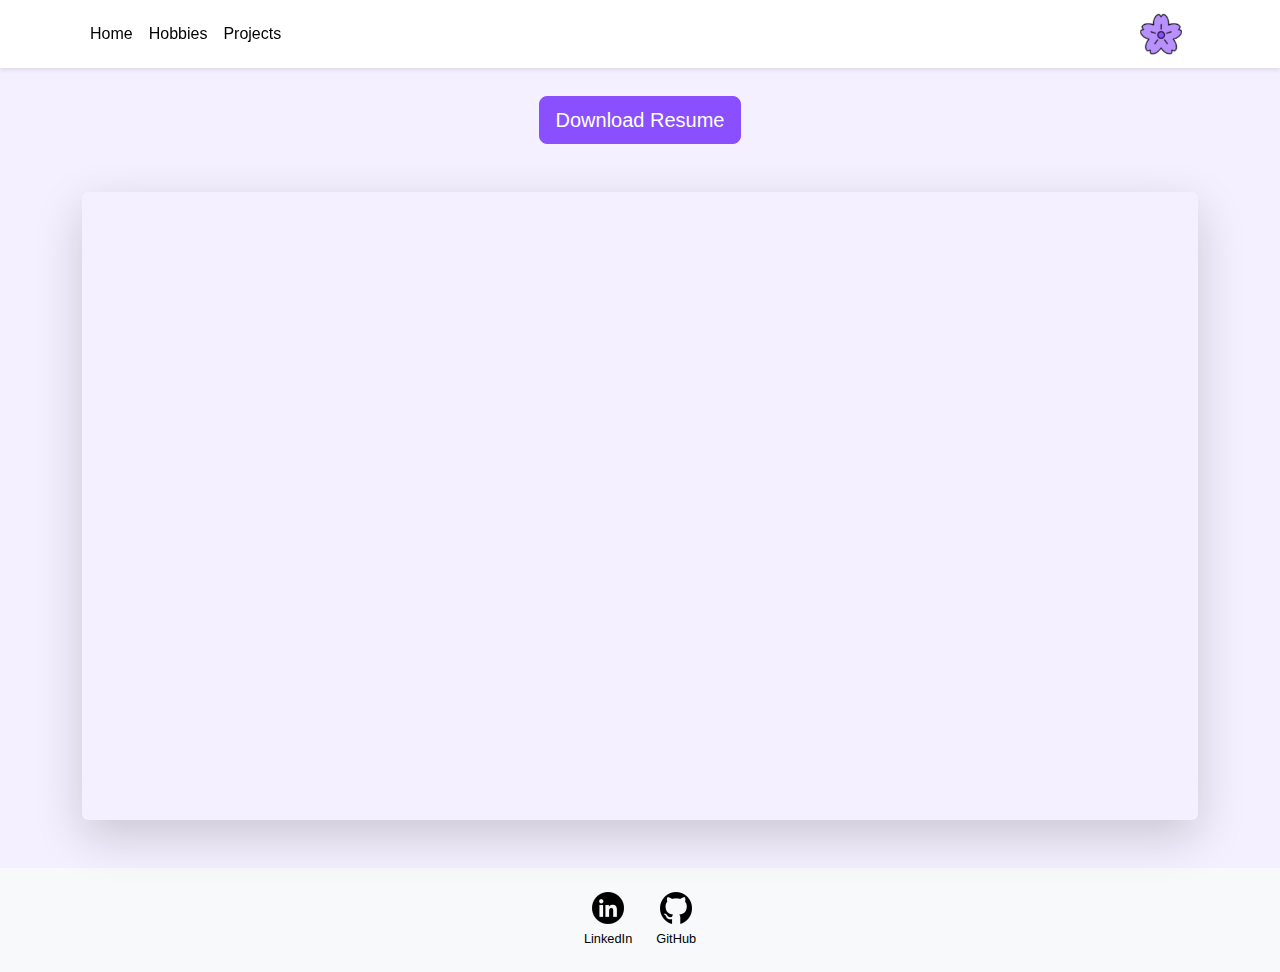
<file: submission/views/resume.html>
<!DOCTYPE html>
<html lang="en">
<head>
    <meta charset="UTF-8">
    <meta name="viewport" content="width=device-width, initial-scale=1.0">
    <title>My Portfolio</title>
    <link href="https://cdn.jsdelivr.net/npm/bootstrap@5.3.3/dist/css/bootstrap.min.css" rel="stylesheet">
    <style>
        :root {
            --primary-color: #8A4FFF;
            --secondary-color: #B991FF;
            --background-color: #F5F0FF;
            --text-color: #000000;
            --text-muted: #333;
            --card-bg: #FFFFFF;
        }

        /* I added some smooth scrolling behavior for the aesthetic */
        html {
            scroll-behavior: smooth;
        }

        body {
            font-family: 'Inter', -apple-system, BlinkMacSystemFont, 'Segoe UI', Roboto, Oxygen, Ubuntu, Cantarell, 'Open Sans', 'Helvetica Neue', sans-serif;
            background-color: var(--background-color);
            color: var(--text-color);
            transition: background-color 0.3s, color 0.3s;
        }

        /* navbar styling */
        .navbar {
            background-color: rgba(255,255,255,1) !important;
            box-shadow: 0 2px 4px rgba(0,0,0,0.1);
            transition: all 0.3s ease;
        }

        .navbar-brand {
            color: var(--primary-color) !important;
            font-weight: 700;
        }

        .nav-link {
            color: var(--text-color) !important;
            position: relative;
            transition: color 0.3s ease;
        }

        .nav-link::after {
            content: '';
            position: absolute;
            width: 0;
            height: 2px;
            bottom: -5px;
            left: 0;
            background-color: var(--primary-color);
            transition: width 0.3s;
        }

        .nav-link:hover::after {
            width: 100%;
        }

        /* socials */
        .social-links {
            display: flex;
            justify-content: center;
            gap: 2rem;
        }

        .social-links a {
            color: var(--text-color);
            transition: all 0.3s ease;
        }

        .social-links a:hover {
            color: var(--primary-color);
            transform: translateY(-5px);
        }

        .social-links i {
            font-size: 1.5rem;
        }

        .social-links span {
            display: block;
            font-size: 0.8rem;
            margin-top: 5px;
        }

        /* resume preview */
        .resume-preview {
            max-width: 800px;
            margin: 0 auto;
            box-shadow: 0 4px 6px rgba(138, 80, 255, 0.1);
            transition: box-shadow 0.3s ease;
        }

        .resume-preview:hover {
            box-shadow: 0 6px 12px rgba(138, 80, 255, 0.2);
        }

        /* download button */
        .btn-primary {
            background-color: var(--primary-color);
            border-color: var(--primary-color);
            transition: all 0.3s ease;
        }

        .btn-primary:hover {
            background-color: var(--secondary-color);
            border-color: var(--secondary-color);
            transform: translateY(-3px);
        }

        /* for motion sensitivity, accessibility feature */
        @media (prefers-reduced-motion: reduce) {
            * {
                transition: none !important;
                scroll-behavior: auto !important;
            }
        }
    </style>
</head>
<body>
    <!-- navigation bar -->
    <nav class="navbar navbar-expand-lg navbar-light bg-light fixed-top">
        <div class="container"> <!--- This is a portfolio button, if I ever wanted to add a logo, this would be nice to have.
            <a class="navbar-brand" href="#">Portfolio</a>
            <button class="navbar-toggler" type="button" data-bs-toggle="collapse" data-bs-target="#navbarNav">
                <span class="navbar-toggler-icon"></span>
            </button> -->
            <div class="collapse navbar-collapse" id="navbarNav">
                <ul class="navbar-nav me-auto">
                    <li class="nav-item">
                        <a class="nav-link active" href="home.html">Home</a>
                    </li>
                    <li class="nav-item">
                        <a class="nav-link" href="hobbies.html">Hobbies</a>
                    </li>
                    <li class="nav-item">
                        <a class="nav-link" href="projects.html">Projects</a>
                    </li>
                </ul>
            </div>
            <!-- icon on the right -->
            <a class="navbar-brand" href="home.html">
                <img src="/submission/resources/img/flower_icon.png" alt="icon" width="42" height="42">
            </a>
        </div>
    </nav>

    <!-- page content -->
    <main class="container mt-5 pt-5">
        <div class="text-center mb-4">
            <a href="/submission/resources/img/resume_HannaChoi.pdf" target="_blank" download="Hanna Choi Resume" class="btn btn-primary btn-lg mb-4">
                Download Resume
            </a>
        </div>

        <div class="ratio ratio-16x9">
            <!-- I'm using iframe to embed another HTML doc, my resume, into the web page to allow a preview to be displayed on a page
             I also added a fallback if for some reason, the browser can't display the PDF -->
            <iframe 
                src="/submission/resources/img/resume_HannaChoi.pdf" 
                class="shadow-lg rounded"
                type="application/pdf"
                width="100%"
                height="600px">
                <p>Your browser doesn't support PDF preview. 
                    <a href="/submission/resources/img/resume_HannaChoi.pdf">Download the PDF</a> instead.
                </p>
            </iframe>
        </div>

    </main>

    <!-- footer -->
    <footer class="bg-light py-4 mt-5">
        <div class="container text-center">
            <div class="social-links d-flex justify-content-center gap-4">
                <a href="https://www.linkedin.com/in/choihanna" class="text-decoration-none d-flex flex-column align-items-center">
                    <img src="/submission/resources/img/linkedin_logo.png" alt="LinkedIn Logo" width="32" height="32">
                    <span>LinkedIn</span>
                </a>
                <a href="https://github.com/choihann" class="text-decoration-none d-flex flex-column align-items-center">
                    <img src="/submission/resources/img/github_logo.png" alt="GitHub Logo" width="32" height="32">
                    <span>GitHub</span>
                </a>
            </div>
        </div>
    </footer>

    <script src="https://cdn.jsdelivr.net/npm/bootstrap@5.3.3/dist/js/bootstrap.bundle.min.js"></script>
</body>
</html>
</file>
